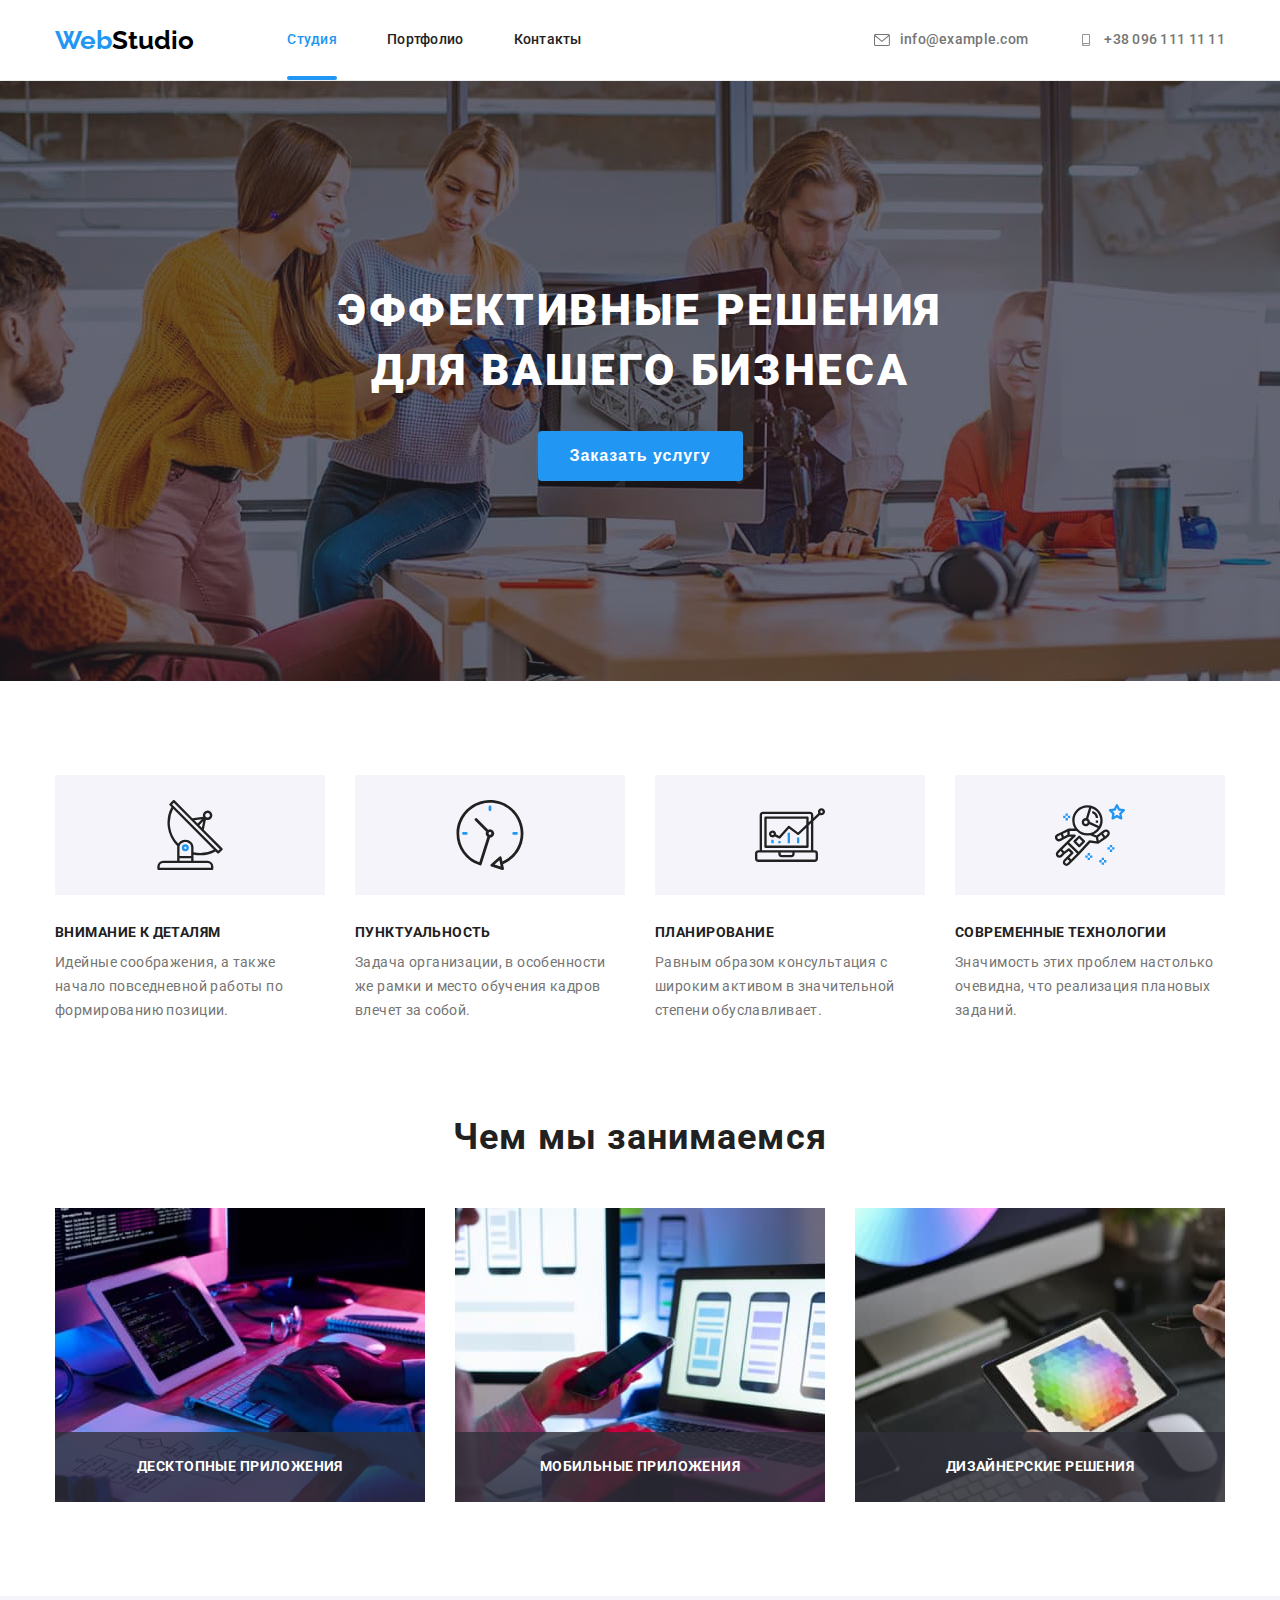
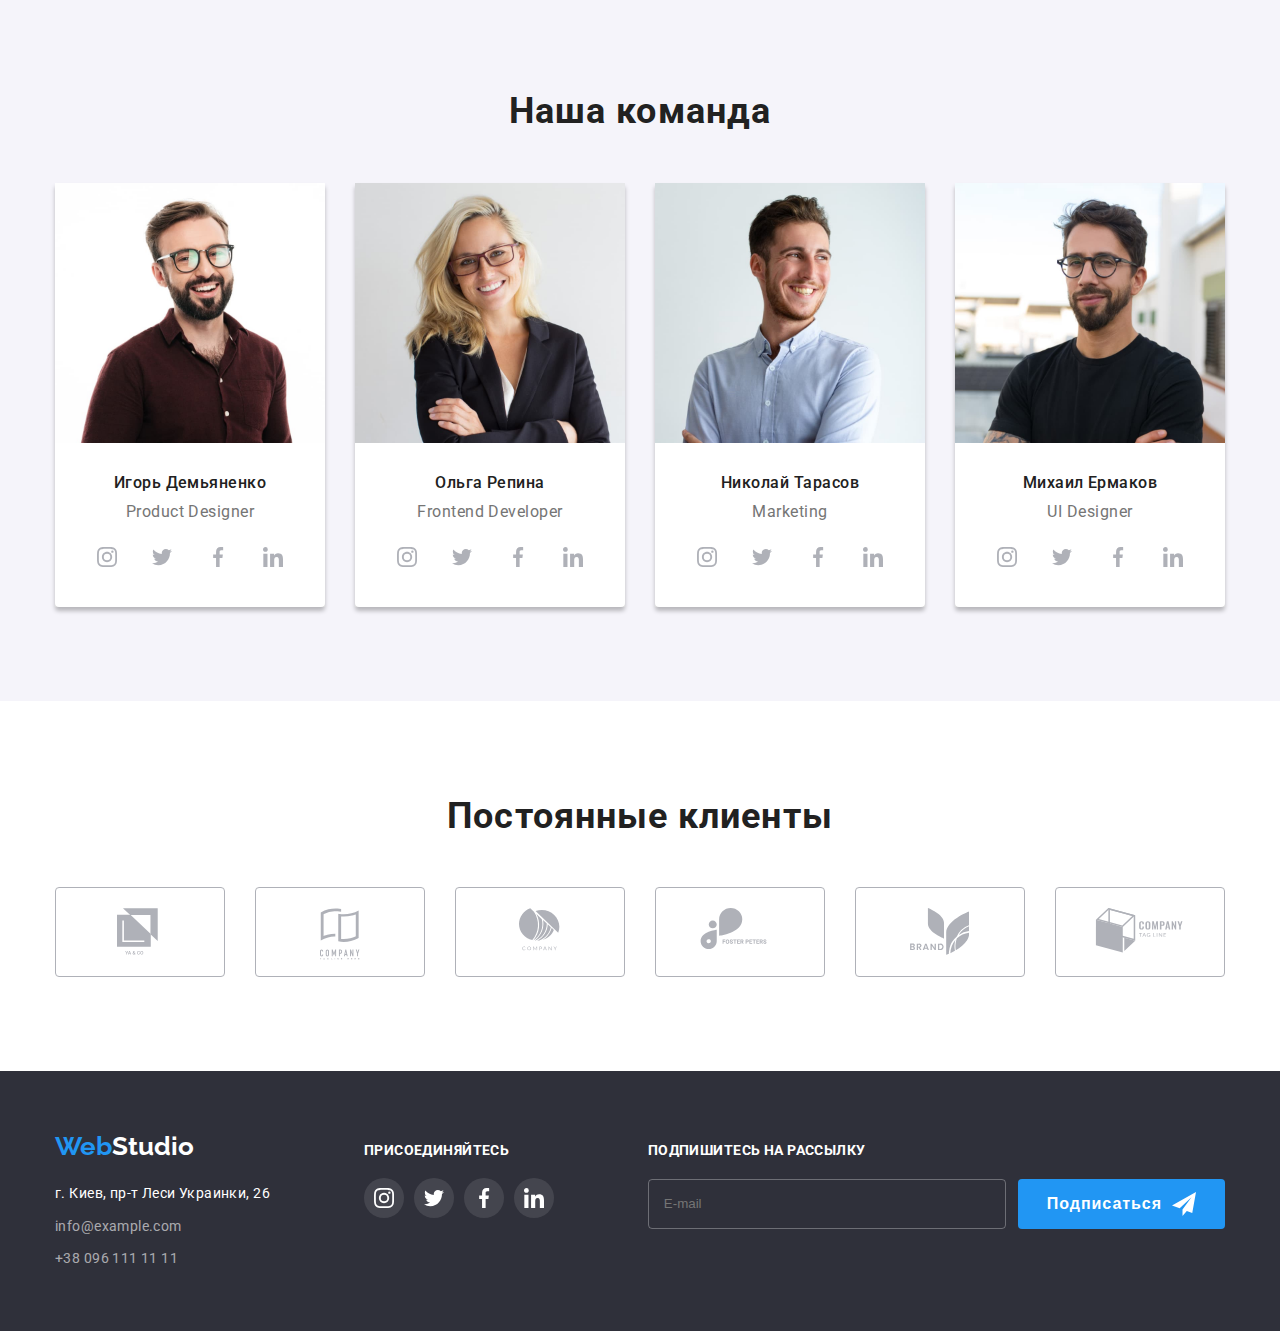
<file: index.html>
<!DOCTYPE html>
<html lang="ru">
  <head>
    <meta charset="UTF-8" />
    <meta name="viewport" content="width=device-width, initial-scale=1.0" />
    <title>Студия</title>
    <link rel="preconnect" href="https://fonts.gstatic.com" />
    <link
      href="https://fonts.googleapis.com/css2?family=Raleway:wght@700&family=Roboto:wght@400;500;700;900&display=swap"
      rel="stylesheet"
    />
    <link
      rel="stylesheet"
      href="https://cdnjs.cloudflare.com/ajax/libs/modern-normalize/1.0.0/modern-normalize.min.css"
      integrity="sha512-ISS7cAi1PEhQ8jnbJpJZMd29NlhNj4AWYyLOSp2CE/CsHxTCu+r+t0D2yoJudVrd0/8fTVPUVDzY5Tvli75u/g=="
      crossorigin="anonymous"
    />
    <link rel="stylesheet" href="./css/main.min.css" />
  </head>
  <body>
    <header class="header">
      <div class="container header__container">
        <nav class="header__nav">
          <a href="./" class="logo"
            >Web<span class="logo__dark-theme">Studio</span></a
          >
          <ul class="site-nav">
            <li class="site-nav__item">
              <a
                href="./index.html"
                class="site-nav__link site-nav__link--current"
                >Студия</a
              >
            </li>
            <li class="site-nav__item">
              <a href="./portfolio.html" class="site-nav__link">Портфолио</a>
            </li>
            <li class="site-nav__item">
              <a href="" class="site-nav__link">Контакты</a>
            </li>
          </ul>
        </nav>
        <ul class="contact-header">
          <li class="contact-header__item">
            <a href="mailto:info@example.com" class="contact-header__link">
              <svg class="contact-header__icon" width="16" height="12">
                <use href="./images/icons.svg#icon-envelope"></use>
              </svg>
              <span>info@example.com</span>
            </a>
          </li>
          <li class="contact-header__item">
            <a href="tel:380961111111" class="contact-header__link">
              <svg class="contact-header__icon" width="16" height="12">
                <use href="./images/icons.svg#icon-smartphone"></use>
              </svg>
              <span>+38 096 111 11 11</span></a
            >
          </li>
        </ul>
      </div>
    </header>
    <main>
      <!-- Герой -->
      <section class="hero">
        <h1 class="hero__title">
          Эффективные решения <br />
          для вашего бизнеса
        </h1>
        <button class="hero__button" data-modal-open>Заказать услугу</button>
      </section>

      <!-- Преимущества -->
      <section class="section section--notpadding feature">
        <div class="container">
          <h2 class="visually-hidden">Наши преимущества</h2>
          <ul class="feature__list">
            <li class="feature__item">
              <div class="feature__icon">
                <svg width="70" height="70">
                  <use href="./images/icons.svg#icon-antenna"></use>
                </svg>
              </div>
              <h3 class="feature__title">Внимание к деталям</h3>
              <p class="feature__text">
                Идейные соображения, а также начало повседневной работы по
                формированию позиции.
              </p>
            </li>
            <li class="feature__item">
              <div class="feature__icon">
                <svg width="70" height="70">
                  <use href="./images/icons.svg#icon-clock"></use>
                </svg>
              </div>
              <h3 class="feature__title">Пунктуальность</h3>
              <p class="feature__text">
                Задача организации, в особенности же рамки и место обучения
                кадров влечет за собой.
              </p>
            </li>
            <li class="feature__item">
              <div class="feature__icon">
                <svg width="70" height="70">
                  <use href="./images/icons.svg#icon-diagram"></use>
                </svg>
              </div>
              <h3 class="feature__title">Планирование</h3>
              <p class="feature__text">
                Равным образом консультация с широким активом в значительной
                степени обуславливает.
              </p>
            </li>
            <li class="feature__item">
              <div class="feature__icon">
                <svg width="70" height="70">
                  <use href="./images/icons.svg#icon-astronaut"></use>
                </svg>
              </div>
              <h3 class="feature__title">Современные технологии</h3>
              <p class="feature__text">
                Значимость этих проблем настолько очевидна, что реализация
                плановых заданий.
              </p>
            </li>
          </ul>
        </div>
      </section>

      <!-- Чем занимаемся -->
      <section class="section specialization">
        <div class="container">
          <h2 class="section__title">Чем мы занимаемся</h2>
          <ul class="specialization__list">
            <li class="specialization__item">
              <div class="specialization__thumb">
                <img
                  class="specialization__img"
                  src="./images/imgbox1.jpg"
                  alt="Декстопные приложения"
                />
                <p class="specialization__text">Десктопные приложения</p>
              </div>
            </li>
            <li class="specialization__item">
              <div class="specialization__thumb">
                <img
                  class="specialization__img"
                  src="./images/imgbox2.jpg"
                  alt="Мобильные приложения"
                />
                <p class="specialization__text">Мобильные приложения</p>
              </div>
            </li>
            <li class="specialization__item">
              <div class="specialization__thumb">
                <img
                  class="specialization__img"
                  src="./images/imgbox3.jpg"
                  alt="Дизайнерские решения"
                />
                <p class="specialization__text">Дизайнерские решения</p>
              </div>
            </li>
          </ul>
        </div>
      </section>

      <!-- Команда -->
      <section class="section team">
        <div class="container">
          <h2 class="section__title">Наша команда</h2>
          <ul class="team__list">
            <li class="team__item">
              <div class="team__thumb">
                <img src="./images/team1.jpg" alt="Первый член команды" />
                <div class="team__content">
                  <h3 class="team__title">Игорь Демьяненко</h3>
                  <p class="team__text">Product Designer</p>
                  <ul class="teamsocial">
                    <li class="teamsocial__item">
                      <a
                        href=""
                        class="teamsocial__link"
                        aria-label="instagram"
                      >
                        <svg class="teamsocial__icon">
                          <use
                            href="./images/icons.svg#icon-instagram"
                          ></use></svg
                      ></a>
                    </li>
                    <li class="teamsocial__item">
                      <a href="" class="teamsocial__link" aria-label="twitter">
                        <svg class="teamsocial__icon">
                          <use
                            href="./images/icons.svg#icon-twitter"
                          ></use></svg
                      ></a>
                    </li>
                    <li class="teamsocial__item">
                      <a href="" class="teamsocial__link" aria-label="facebook">
                        <svg class="teamsocial__icon">
                          <use
                            href="./images/icons.svg#icon-facebook"
                          ></use></svg
                      ></a>
                    </li>
                    <li class="teamsocial__item">
                      <a href="" class="teamsocial__link" aria-label="linkedin">
                        <svg class="teamsocial__icon">
                          <use
                            href="./images/icons.svg#icon-linkedin"
                          ></use></svg
                      ></a>
                    </li>
                  </ul>
                </div>
              </div>
            </li>
            <li class="team__item">
              <div class="team__thumb">
                <img src="./images/team2.jpg" alt="Второй член команды" />
                <div class="team__content">
                  <h3 class="team__title">Ольга Репина</h3>
                  <p class="team__text">Frontend Developer</p>
                  <ul class="teamsocial">
                    <li class="teamsocial__item">
                      <a
                        href=""
                        class="teamsocial__link"
                        aria-label="instagram"
                      >
                        <svg class="teamsocial__icon">
                          <use
                            href="./images/icons.svg#icon-instagram"
                          ></use></svg
                      ></a>
                    </li>
                    <li class="teamsocial__item">
                      <a href="" class="teamsocial__link" aria-label="twitter">
                        <svg class="teamsocial__icon">
                          <use
                            href="./images/icons.svg#icon-twitter"
                          ></use></svg
                      ></a>
                    </li>
                    <li class="teamsocial__item">
                      <a href="" class="teamsocial__link" aria-label="facebook">
                        <svg class="teamsocial__icon">
                          <use
                            href="./images/icons.svg#icon-facebook"
                          ></use></svg
                      ></a>
                    </li>
                    <li class="teamsocial__item">
                      <a href="" class="teamsocial__link" aria-label="linkedin">
                        <svg class="teamsocial__icon">
                          <use
                            href="./images/icons.svg#icon-linkedin"
                          ></use></svg
                      ></a>
                    </li>
                  </ul>
                </div>
              </div>
            </li>
            <li class="team__item">
              <div class="team__thumb">
                <img src="./images/team3.jpg" alt="Третий член команды" />
                <div class="team__content">
                  <h3 class="team__title">Николай Тарасов</h3>
                  <p class="team__text">Marketing</p>
                  <ul class="teamsocial">
                    <li class="teamsocial__item">
                      <a
                        href=""
                        class="teamsocial__link"
                        aria-label="instagram"
                      >
                        <svg class="teamsocial__icon">
                          <use
                            href="./images/icons.svg#icon-instagram"
                          ></use></svg
                      ></a>
                    </li>
                    <li class="teamsocial__item">
                      <a href="" class="teamsocial__link" aria-label="twitter">
                        <svg class="teamsocial__icon">
                          <use
                            href="./images/icons.svg#icon-twitter"
                          ></use></svg
                      ></a>
                    </li>
                    <li class="teamsocial__item">
                      <a href="" class="teamsocial__link" aria-label="facebook">
                        <svg class="teamsocial__icon">
                          <use
                            href="./images/icons.svg#icon-facebook"
                          ></use></svg
                      ></a>
                    </li>
                    <li class="teamsocial__item">
                      <a href="" class="teamsocial__link" aria-label="linkedin">
                        <svg class="teamsocial__icon">
                          <use
                            href="./images/icons.svg#icon-linkedin"
                          ></use></svg
                      ></a>
                    </li>
                  </ul>
                </div>
              </div>
            </li>
            <li class="team__item">
              <div class="team__thumb">
                <img src="./images/team4.jpg" alt="Четвертый член команды" />
                <div class="team__content">
                  <h3 class="team__title">Михаил Ермаков</h3>
                  <p class="team__text">UI Designer</p>
                  <ul class="teamsocial">
                    <li class="teamsocial__item">
                      <a
                        href=""
                        class="teamsocial__link"
                        aria-label="instagram"
                      >
                        <svg class="teamsocial__icon">
                          <use
                            href="./images/icons.svg#icon-instagram"
                          ></use></svg
                      ></a>
                    </li>
                    <li class="teamsocial__item">
                      <a href="" class="teamsocial__link" aria-label="twitter">
                        <svg class="teamsocial__icon">
                          <use
                            href="./images/icons.svg#icon-twitter"
                          ></use></svg
                      ></a>
                    </li>
                    <li class="teamsocial__item">
                      <a href="" class="teamsocial__link" aria-label="facebook">
                        <svg class="teamsocial__icon">
                          <use
                            href="./images/icons.svg#icon-facebook"
                          ></use></svg
                      ></a>
                    </li>
                    <li class="teamsocial__item">
                      <a href="" class="teamsocial__link" aria-label="linkedin">
                        <svg class="teamsocial__icon">
                          <use
                            href="./images/icons.svg#icon-linkedin"
                          ></use></svg
                      ></a>
                    </li>
                  </ul>
                </div>
              </div>
            </li>
          </ul>
        </div>
      </section>
      <section class="section clients">
        <div class="container">
          <h2 class="section__title">Постоянные клиенты</h2>
          <ul class="clients__list">
            <li class="clients__item">
              <a href="" class="clients__link" aria-label="Клиент 1">
                <svg class="clients__icon" width="45" height="50">
                  <use href="./images/icons.svg#icon-logo-client1"></use></svg
              ></a>
            </li>
            <li class="clients__item">
              <a href="" class="clients__link" aria-label="Клиент 2">
                <svg class="clients__icon" width="40" height="52">
                  <use href="./images/icons.svg#icon-logo-client2"></use></svg
              ></a>
            </li>
            <li class="clients__item">
              <a href="" class="clients__link" aria-label="Клиент 3">
                <svg class="clients__icon" width="41" height="43">
                  <use href="./images/icons.svg#icon-logo-client3"></use></svg
              ></a>
            </li>
            <li class="clients__item">
              <a href="" class="clients__link" aria-label="Клиент 4">
                <svg class="clients__icon" width="80" height="42">
                  <use href="./images/icons.svg#icon-logo-client4"></use></svg
              ></a>
            </li>
            <li class="clients__item">
              <a href="" class="clients__link" aria-label="Клиент 5">
                <svg class="clients__icon" width="59" height="47">
                  <use href="./images/icons.svg#icon-logo-client5"></use></svg
              ></a>
            </li>
            <li class="clients__item">
              <a href="" class="clients__link" aria-label="Клиент 6">
                <svg class="clients__icon" width="89" height="45">
                  <use href="./images/icons.svg#icon-logo-client6"></use></svg
              ></a>
            </li>
          </ul>
        </div>
      </section>
    </main>
    <footer class="footer">
      <div class="container footer__container">
        <div>
          <a href="./" class="logo footer__logo"
            >Web<span class="logo__white-theme">Studio</span></a
          >
          <address class="address">г. Киев, пр-т Леси Украинки, 26</address>
          <ul class="contact-footer__list">
            <li class="contact-footer__item"></li>
            <li class="contact-footer__item">
              <a href="mailto:info@example.com" class="contact-footer__link"
                >info@example.com</a
              >
            </li>
            <li class="contact-footer__item">
              <a href="tel:380961111111" class="contact-footer__link"
                >+38 096 111 11 11</a
              >
            </li>
          </ul>
        </div>
        <div>
          <p class="social__caption">Присоединяйтесь</p>
          <ul class="social">
            <li class="social__item">
              <a href="" class="social__link" aria-label="instagram">
                <svg class="social__icon">
                  <use href="./images/icons.svg#icon-instagram"></use></svg
              ></a>
            </li>
            <li class="social__item">
              <a href="" class="social__link" aria-label="twitter">
                <svg class="social__icon">
                  <use href="./images/icons.svg#icon-twitter"></use></svg
              ></a>
            </li>
            <li class="social__item">
              <a href="" class="social__link" aria-label="facebook">
                <svg class="social__icon">
                  <use href="./images/icons.svg#icon-facebook"></use></svg
              ></a>
            </li>
            <li class="social__item">
              <a href="" class="social__link" aria-label="linkedin">
                <svg class="social__icon">
                  <use href="./images/icons.svg#icon-linkedin"></use></svg
              ></a>
            </li>
          </ul>
        </div>
        <div class="sign">
          <p class="sign__caption">Подпишитесь на рассылку</p>
          <form class="form-sign">
            <label class="form-sign__label" for="mail"></label>
            <input
              class="form-sign__input"
              type="email"
              name="mail"
              id="mail"
              placeholder="E-mail"
            />
            <button class="form-sign__btn" type="submit">
              <span>Подписаться</span>
              <svg class="form-sign__icon">
                <use href="./images/icons.svg#icon-send"></use>
              </svg>
            </button>
          </form>
        </div>
      </div>
    </footer>
    <div class="backdrop is-hidden" data-modal>
      <div class="modal">
        <button class="close-btn" aria-label="Закрыть" data-modal-close>
          <svg class="close-btn__icon">
            <use href="./images/icons.svg#icon-close"></use>
          </svg>
        </button>
        <form class="form-modal">
          <b class="form-modal__caption"
            >Оставьте свои данные, мы вам перезвоним</b
          >
          <div class="form-modal__field">
            <label class="form-modal__label" for="user-name">Имя</label>
            <div class="form-modal__input-wrap">
              <input
                class="form-modal__input"
                type="text"
                name="name"
                id="user-name"
              />
              <svg class="form-modal__icon">
                <use href="./images/icons.svg#icon-person"></use>
              </svg>
            </div>
          </div>
          <div class="form-modal__field">
            <label class="form-modal__label" for="user-tel">Телефон</label>
            <div class="form-modal__input-wrap">
              <input
                class="form-modal__input"
                type="tel"
                name="tel"
                id="user-tel"
              />
              <svg class="form-modal__icon">
                <use href="./images/icons.svg#icon-phone"></use>
              </svg>
            </div>
          </div>
          <div class="form-modal__field">
            <label class="form-modal__label" for="user-email">Почта</label>
            <div class="form-modal__input-wrap">
              <input
                class="form-modal__input"
                type="email"
                name="email"
                id="user-email"
              />
              <svg class="form-modal__icon">
                <use href="./images/icons.svg#icon-email"></use>
              </svg>
            </div>
          </div>
          <div class="form-modal__field">
            <label class="form-modal__label" for="user-comment"
              >Комментарий</label
            >
            <textarea
              class="form-modal__textarea"
              name="comment"
              id="user-comment"
              rows="6"
              placeholder="Введите текст"
            ></textarea>
          </div>
          <div class="form-modal__policy-container">
            <label
              class="form-modal__label form-modal__label--policy"
              for="policy"
              ><input
                class="form-modal__checkbox policy-checkbox visually-hidden"
                type="checkbox"
                name="policy"
                id="policy"
              /><svg class="form-modal_check_icon" width="16" height="15">
                <use href="./images/icons.svg#icon-check"></use>
              </svg>
              <span>Соглашаюсь с рассылкой и принимаю</span>
              <a class="form-modal__link" href="">Условия договора</a>
            </label>
          </div>
          <button type="submit" class="form-modal__btn">Отправить</button>
        </form>
      </div>
    </div>
    <script src="./js/modal.js"></script>
  </body>
</html>
</file>
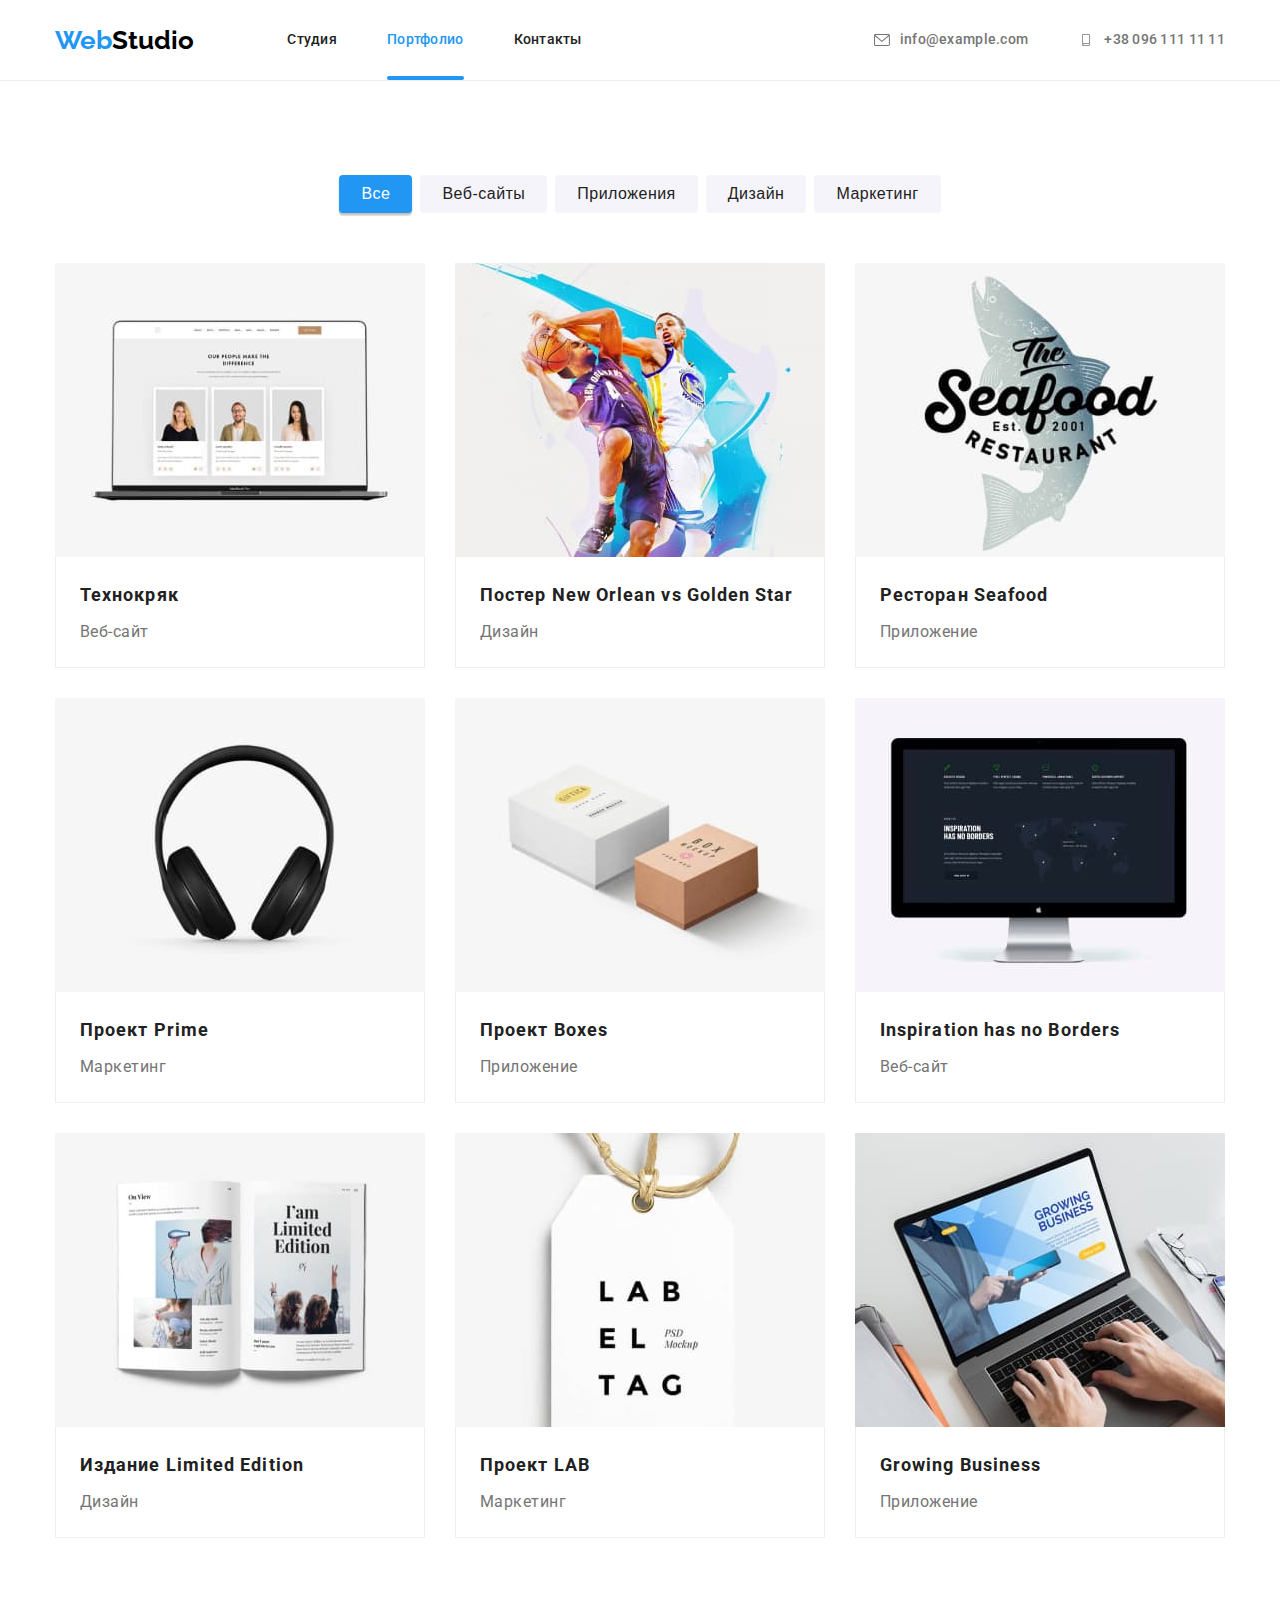
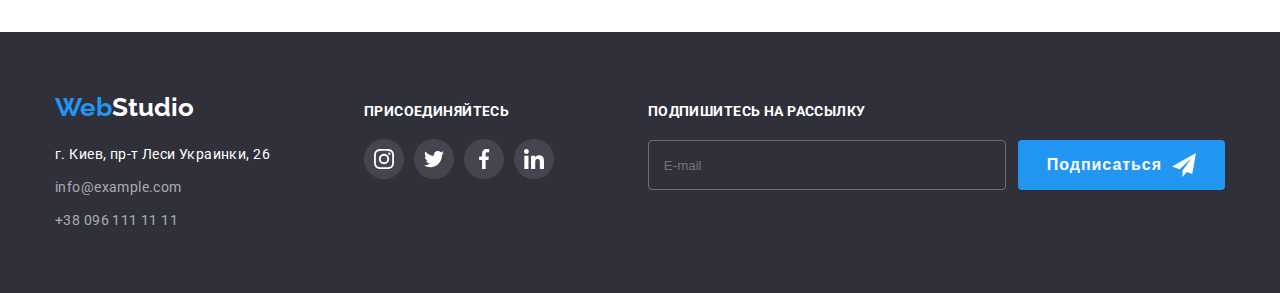
<file: portfolio.html>
<!DOCTYPE html>
<html lang="ru">
  <head>
    <meta charset="UTF-8" />
    <meta name="viewport" content="width=device-width, initial-scale=1.0" />
    <title>Портфолио</title>
    <link rel="preconnect" href="https://fonts.gstatic.com" />
    <link
      href="https://fonts.googleapis.com/css2?family=Raleway:wght@700&family=Roboto:wght@400;500;700;900&display=swap"
      rel="stylesheet"
    />
    <link
      rel="stylesheet"
      href="https://cdnjs.cloudflare.com/ajax/libs/modern-normalize/1.0.0/modern-normalize.min.css"
      integrity="sha512-ISS7cAi1PEhQ8jnbJpJZMd29NlhNj4AWYyLOSp2CE/CsHxTCu+r+t0D2yoJudVrd0/8fTVPUVDzY5Tvli75u/g=="
      crossorigin="anonymous"
    />
    <link rel="stylesheet" href="./css/main.min.css" />
  </head>
  <body>
    <header class="header">
      <div class="container header__container">
        <nav class="header__nav">
          <a href="./" class="logo"
            >Web<span class="logo__dark-theme">Studio</span></a
          >
          <ul class="site-nav">
            <li class="site-nav__item">
              <a href="./index.html" class="site-nav__link">Студия</a>
            </li>
            <li class="site-nav__item">
              <a
                href="./portfolio.html"
                class="site-nav__link site-nav__link--current"
                >Портфолио</a
              >
            </li>
            <li class="site-nav__item">
              <a href="" class="site-nav__link">Контакты</a>
            </li>
          </ul>
        </nav>
        <ul class="contact-header">
          <li class="contact-header__item">
            <a href="mailto:info@example.com" class="contact-header__link">
              <svg class="contact-header__icon" width="16" height="12">
                <use href="./images/icons.svg#icon-envelope"></use>
              </svg>
              <span>info@example.com</span>
            </a>
          </li>
          <li class="contact-header__item">
            <a href="tel:380961111111" class="contact-header__link">
              <svg class="contact-header__icon" width="16" height="12">
                <use href="./images/icons.svg#icon-smartphone"></use>
              </svg>
              <span>+38 096 111 11 11</span></a
            >
          </li>
        </ul>
      </div>
    </header>
    <main>
      <section class="section">
        <div class="container">
          <h1 class="visually-hidden">Портфолио</h1>
          <ul class="projectfilter">
            <li class="projectfilter__item">
              <button class="projectfilter__btn projectfilter__btn--current">
                Все
              </button>
            </li>
            <li class="projectfilter__item">
              <button class="projectfilter__btn">Веб-сайты</button>
            </li>
            <li class="projectfilter__item">
              <button class="projectfilter__btn">Приложения</button>
            </li>
            <li class="projectfilter__item">
              <button class="projectfilter__btn">Дизайн</button>
            </li>
            <li class="projectfilter__item">
              <button class="projectfilter__btn">Маркетинг</button>
            </li>
          </ul>
          <ul class="portfolio">
            <li class="portfolio__item">
              <a href="" class="portfolio__link">
                <div class="project">
                  <img
                    class="project__image"
                    src="./images/img_portfolio1.jpg"
                    alt="Проэкт 1"
                  />
                  <div class="project__content">
                    <p class="project__meta">
                      Технокряк это современная площадка распространения
                      коронавируса. Компании используют эту платформу для
                      цифрового шпионажа и атак на защищённые сервера
                      конкурентов.
                    </p>
                  </div>
                </div>
                <div class="portfolio__content">
                  <h2 class="portfolio__title">Технокряк</h2>
                  <p class="portfolio__text">Веб-сайт</p>
                </div></a
              >
            </li>
            <li class="portfolio__item">
              <a href="" class="portfolio__link">
                <div class="project">
                  <img
                    class="project__image"
                    src="./images/img_portfolio2.jpg"
                    alt="Проэкт 2"
                  />
                  <div class="project__content">
                    <p class="project__meta">
                      Технокряк это современная площадка распространения
                      коронавируса. Компании используют эту платформу для
                      цифрового шпионажа и атак на защищённые сервера
                      конкурентов.
                    </p>
                  </div>
                </div>
                <div class="portfolio__content">
                  <h2 class="portfolio__title">
                    Постер New Orlean vs Golden Star
                  </h2>
                  <p class="portfolio__text">Дизайн</p>
                </div></a
              >
            </li>
            <li class="portfolio__item">
              <a href="" class="portfolio__link">
                <div class="project">
                  <img
                    class="project__image"
                    src="./images/img_portfolio3.jpg"
                    alt="Проэкт 3"
                  />
                  <div class="project__content">
                    <p class="project__meta">
                      Технокряк это современная площадка распространения
                      коронавируса. Компании используют эту платформу для
                      цифрового шпионажа и атак на защищённые сервера
                      конкурентов.
                    </p>
                  </div>
                </div>
                <div class="portfolio__content">
                  <h2 class="portfolio__title">Ресторан Seafood</h2>
                  <p class="portfolio__text">Приложение</p>
                </div></a
              >
            </li>
            <li class="portfolio__item">
              <a href="" class="portfolio__link">
                <div class="project">
                  <img
                    class="project__image"
                    src="./images/img_portfolio4.jpg"
                    alt="Проэкт 4"
                  />
                  <div class="project__content">
                    <p class="project__meta">
                      Технокряк это современная площадка распространения
                      коронавируса. Компании используют эту платформу для
                      цифрового шпионажа и атак на защищённые сервера
                      конкурентов.
                    </p>
                  </div>
                </div>
                <div class="portfolio__content">
                  <h2 class="portfolio__title">Проект Prime</h2>
                  <p class="portfolio__text">Маркетинг</p>
                </div></a
              >
            </li>
            <li class="portfolio__item">
              <a href="" class="portfolio__link">
                <div class="project">
                  <img
                    class="project__image"
                    src="./images/img_portfolio5.jpg"
                    alt="Проэкт 5"
                  />
                  <div class="project__content">
                    <p class="project__meta">
                      Технокряк это современная площадка распространения
                      коронавируса. Компании используют эту платформу для
                      цифрового шпионажа и атак на защищённые сервера
                      конкурентов.
                    </p>
                  </div>
                </div>
                <div class="portfolio__content">
                  <h2 class="portfolio__title">Проект Boxes</h2>
                  <p class="portfolio__text">Приложение</p>
                </div></a
              >
            </li>
            <li class="portfolio__item">
              <a href="" class="portfolio__link">
                <div class="project">
                  <img
                    class="project__image"
                    src="./images/img_portfolio6.jpg"
                    alt="Проэкт 6"
                  />
                  <div class="project__content">
                    <p class="project__meta">
                      Технокряк это современная площадка распространения
                      коронавируса. Компании используют эту платформу для
                      цифрового шпионажа и атак на защищённые сервера
                      конкурентов.
                    </p>
                  </div>
                </div>
                <div class="portfolio__content">
                  <h2 class="portfolio__title">Inspiration has no Borders</h2>
                  <p class="portfolio__text">Веб-сайт</p>
                </div></a
              >
            </li>
            <li class="portfolio__item">
              <a href="" class="portfolio__link">
                <div class="project">
                  <img
                    class="project__image"
                    src="./images/img_portfolio7.jpg"
                    alt="Проэкт 7"
                  />
                  <div class="project__content">
                    <p class="project__meta">
                      Технокряк это современная площадка распространения
                      коронавируса. Компании используют эту платформу для
                      цифрового шпионажа и атак на защищённые сервера
                      конкурентов.
                    </p>
                  </div>
                </div>
                <div class="portfolio__content">
                  <h2 class="portfolio__title">Издание Limited Edition</h2>
                  <p class="portfolio__text">Дизайн</p>
                </div></a
              >
            </li>
            <li class="portfolio__item">
              <a href="" class="portfolio__link">
                <div class="project">
                  <img
                    class="project__image"
                    src="./images/img_portfolio8.jpg"
                    alt="Проэкт 8"
                  />
                  <div class="project__content">
                    <p class="project__meta">
                      Технокряк это современная площадка распространения
                      коронавируса. Компании используют эту платформу для
                      цифрового шпионажа и атак на защищённые сервера
                      конкурентов.
                    </p>
                  </div>
                </div>
                <div class="portfolio__content">
                  <h2 class="portfolio__title">Проект LAB</h2>
                  <p class="portfolio__text">Маркетинг</p>
                </div></a
              >
            </li>
            <li class="portfolio__item">
              <a href="" class="portfolio__link">
                <div class="project">
                  <img
                    class="project__image"
                    src="./images/img_portfolio9.jpg"
                    alt="Проэкт 9"
                  />
                  <div class="project__content">
                    <p class="project__meta">
                      Технокряк это современная площадка распространения
                      коронавируса. Компании используют эту платформу для
                      цифрового шпионажа и атак на защищённые сервера
                      конкурентов.
                    </p>
                  </div>
                </div>
                <div class="portfolio__content">
                  <h2 class="portfolio__title">Growing Business</h2>
                  <p class="portfolio__text">Приложение</p>
                </div></a
              >
            </li>
          </ul>
        </div>
      </section>
    </main>
    <footer class="footer">
      <div class="container footer__container">
        <div>
          <a href="./" class="logo footer__logo"
            >Web<span class="logo__white-theme">Studio</span></a
          >
          <address class="address">г. Киев, пр-т Леси Украинки, 26</address>
          <ul class="contact-footer__list">
            <li class="contact-footer__item"></li>
            <li class="contact-footer__item">
              <a href="mailto:info@example.com" class="contact-footer__link"
                >info@example.com</a
              >
            </li>
            <li class="contact-footer__item">
              <a href="tel:380961111111" class="contact-footer__link"
                >+38 096 111 11 11</a
              >
            </li>
          </ul>
        </div>
        <div>
          <p class="social__caption">Присоединяйтесь</p>
          <ul class="social">
            <li class="social__item">
              <a href="" class="social__link" aria-label="instagram">
                <svg class="social__icon">
                  <use href="./images/icons.svg#icon-instagram"></use></svg
              ></a>
            </li>
            <li class="social__item">
              <a href="" class="social__link" aria-label="twitter">
                <svg class="social__icon">
                  <use href="./images/icons.svg#icon-twitter"></use></svg
              ></a>
            </li>
            <li class="social__item">
              <a href="" class="social__link" aria-label="facebook">
                <svg class="social__icon">
                  <use href="./images/icons.svg#icon-facebook"></use></svg
              ></a>
            </li>
            <li class="social__item">
              <a href="" class="social__link" aria-label="linkedin">
                <svg class="social__icon">
                  <use href="./images/icons.svg#icon-linkedin"></use></svg
              ></a>
            </li>
          </ul>
        </div>
        <div class="sign">
          <p class="sign__caption">Подпишитесь на рассылку</p>
          <form class="form-sign">
            <label class="form-sign__label" for="mail"></label>
            <input
              class="form-sign__input"
              type="email"
              name="mail"
              id="mail"
              placeholder="E-mail"
            />
            <button class="form-sign__btn" type="submit">
              <span>Подписаться</span>
              <svg class="form-sign__icon">
                <use href="./images/icons.svg#icon-send"></use>
              </svg>
            </button>
          </form>
        </div>
      </div>
    </footer>
  </body>
</html>
</file>
<file: css/main.min.css>
.clients__icon,.contact-header__icon,.social__icon,.teamsocial__icon,.close-btn__icon,.form-modal__icon,.form-sign__icon{fill:currentColor;-webkit-transition:fill 250ms cubic-bezier(0.4, 0, 0.2, 1);transition:fill 250ms cubic-bezier(0.4, 0, 0.2, 1)}.portfolio__link,.site-nav__link,.contact-header__link,.contact-footer__link,.social__link,.teamsocial__link,.form-modal__link{text-decoration:none}.hero__button,.projectfilter__btn,.form-modal__btn,.form-sign__btn{display:-webkit-inline-box;display:-ms-inline-flexbox;display:inline-flex;padding:10px 32px;font-weight:700;font-size:16px;line-height:1.88;text-align:center;letter-spacing:0.06em;text-decoration:none;outline:none;background-color:#2196f3;color:#fff;border:0;border-radius:4px}.hero__button:hover,.projectfilter__btn:hover,.form-modal__btn:hover,.form-sign__btn:hover{cursor:pointer}.form-modal__input,.form-modal__textarea{width:100%;padding:12px 42px;border:1px solid rgba(33,33,33,0.2);border-radius:4px}.site-nav__link,.contact-header__link{display:block;padding-top:32px;padding-bottom:32px;font-weight:500;line-height:1.14;letter-spacing:0.02em;color:#212121;-webkit-transition:color 250ms cubic-bezier(0.4, 0, 0.2, 1);transition:color 250ms cubic-bezier(0.4, 0, 0.2, 1)}html{-webkit-box-sizing:border-box;box-sizing:border-box}*,*::before,*::after{-webkit-box-sizing:inherit;box-sizing:inherit}body{margin:0;font-family:"Roboto",sans-serif;font-size:14px;letter-spacing:0.03em;color:#757575}img{display:block;max-width:100%;height:auto}P,h1,h2,h3,ul{padding:0;margin:0;list-style:none}.visually-hidden{position:absolute;width:1px;height:1px;margin:-1px;border:0;padding:0;white-space:nowrap;-webkit-clip-path:inset(100%);clip-path:inset(100%);clip:rect(0 0 0 0);overflow:hidden}.container{max-width:1200px;margin-left:auto;margin-right:auto;padding-left:15px;padding-right:15px}.section{margin:0 auto;padding:94px 0}.section--notpadding{padding-bottom:0}.section__title{margin-top:0;font-weight:700;font-size:36px;line-height:1.17;text-align:center;letter-spacing:0.03em;color:#212121;margin-bottom:50px}.hero{padding-top:200px;padding-bottom:200px;min-height:600px;max-width:1600px;margin:0 auto;background-color:#C4C4C4;background-image:-webkit-gradient(linear, left top, right top, from(rgba(47,48,58,0.4)), to(rgba(47,48,58,0.4))),url("../images/bg_hero.jpg");background-image:linear-gradient(to right, rgba(47,48,58,0.4), rgba(47,48,58,0.4)),url("../images/bg_hero.jpg");background-repeat:no-repeat;background-size:cover;background-position:center;text-align:center}.hero__title{margin:0px auto 30px;font-weight:900;font-size:44px;line-height:1.36;letter-spacing:0.06em;text-transform:uppercase;color:#fff}.hero__button:hover{cursor:pointer}.feature__list{display:-webkit-box;display:-ms-flexbox;display:flex;-ms-flex-wrap:wrap;flex-wrap:wrap;margin:-15px}.feature__item{-ms-flex-preferred-size:calc(100% / 4 - 30px);flex-basis:calc(100% / 4 - 30px);margin:15px}.feature__icon{display:-webkit-box;display:-ms-flexbox;display:flex;-webkit-box-align:center;-ms-flex-align:center;align-items:center;-webkit-box-pack:center;-ms-flex-pack:center;justify-content:center;height:120px;margin-bottom:30px;background-color:#f5f4fa}.feature__title{margin-top:0;margin-bottom:0;font-weight:700;font-size:14px;line-height:1.14;text-transform:uppercase;color:#212121}.feature__text{margin-top:10px;margin-bottom:0;font-weight:400;font-size:14px;line-height:1.7;letter-spacing:0.03em;color:#757575}.specialization__list{display:-webkit-box;display:-ms-flexbox;display:flex;-ms-flex-wrap:wrap;flex-wrap:wrap;margin:-15px}.specialization__item{-ms-flex-preferred-size:calc(100% / 3 - 30px);flex-basis:calc(100% / 3 - 30px);margin:15px}.specialization__thumb{position:relative}.specialization__text{position:absolute;left:0;bottom:0;display:-webkit-box;display:-ms-flexbox;display:flex;-webkit-box-align:center;-ms-flex-align:center;align-items:center;-webkit-box-pack:center;-ms-flex-pack:center;justify-content:center;height:70px;width:100%;padding:0;margin:0;font-weight:700;font-size:14px;line-height:1.14;letter-spacing:0.03em;text-transform:uppercase;color:#fff;background-color:rgba(47,48,58,0.8)}.team__list{display:-webkit-box;display:-ms-flexbox;display:flex;-ms-flex-wrap:wrap;flex-wrap:wrap;margin:-15px}.team__item{-ms-flex-preferred-size:calc(100% / 4 - 30px);flex-basis:calc(100% / 4 - 30px);margin:15px;background-color:#fff}.team{padding-top:94px;padding-bottom:94px;background-color:#f5f4fa;text-align:center}.team__thumb{border-radius:0px 0px 4px 4px;-webkit-box-shadow:0px 4px 4px rgba(0,0,0,0.25);box-shadow:0px 4px 4px rgba(0,0,0,0.25)}.team__content{padding:30px 32px 30px 32px}.team__title{font-weight:500;font-size:16px;line-height:1.19;letter-spacing:0.03em;color:#212121}.team__text{margin-bottom:16px;margin-top:10px;font-weight:400;font-size:16px;line-height:1.19;letter-spacing:0.03em;color:#757575}.clients__list{display:-webkit-box;display:-ms-flexbox;display:flex;-ms-flex-wrap:wrap;flex-wrap:wrap;margin:-15px}.clients__item{-ms-flex-preferred-size:calc(100% / 6 - 30px);flex-basis:calc(100% / 6 - 30px);margin:15px}.clients__link{display:-webkit-box;display:-ms-flexbox;display:flex;-webkit-box-align:start;-ms-flex-align:start;align-items:flex-start;-webkit-box-pack:center;-ms-flex-pack:center;justify-content:center;padding-top:20px;border:1px solid #AFB1B8;border-radius:4px;min-height:90px;color:#afb1b8;-webkit-transition:color 250ms cubic-bezier(0.4, 0, 0.2, 1);transition:color 250ms cubic-bezier(0.4, 0, 0.2, 1);-webkit-transition:border-color 250ms cubic-bezier(0.4, 0, 0.2, 1);transition:border-color 250ms cubic-bezier(0.4, 0, 0.2, 1)}.clients__link:hover,.clients__link:focus{color:#2196f3;border-color:#2196f3}.projectfilter{display:-webkit-box;display:-ms-flexbox;display:flex;-webkit-box-align:center;-ms-flex-align:center;align-items:center;-webkit-box-pack:center;-ms-flex-pack:center;justify-content:center;-ms-flex-wrap:wrap;flex-wrap:wrap;margin-bottom:50px}.projectfilter__item:not(:first-child){margin-left:8px}.projectfilter__btn{padding:6px 22px;font-weight:500;font-size:16px;line-height:1.62;letter-spacing:0.03em;color:#212121;background-color:#f5f4fa;-webkit-transition:color 250ms cubic-bezier(0.4, 0, 0.2, 1);transition:color 250ms cubic-bezier(0.4, 0, 0.2, 1);-webkit-transition:background-color 250ms cubic-bezier(0.4, 0, 0.2, 1);transition:background-color 250ms cubic-bezier(0.4, 0, 0.2, 1);-webkit-transition:-webkit-box-shadow 250ms cubic-bezier(0.4, 0, 0.2, 1);transition:-webkit-box-shadow 250ms cubic-bezier(0.4, 0, 0.2, 1);transition:box-shadow 250ms cubic-bezier(0.4, 0, 0.2, 1);transition:box-shadow 250ms cubic-bezier(0.4, 0, 0.2, 1), -webkit-box-shadow 250ms cubic-bezier(0.4, 0, 0.2, 1)}.projectfilter__btn:hover,.projectfilter__btn:focus,.projectfilter__btn--current{background-color:#2196f3;color:#fff;-webkit-box-shadow:0px 3px 1px rgba(0,0,0,0.1),0px 1px 2px rgba(0,0,0,0.08),0px 2px 2px rgba(0,0,0,0.12);box-shadow:0px 3px 1px rgba(0,0,0,0.1),0px 1px 2px rgba(0,0,0,0.08),0px 2px 2px rgba(0,0,0,0.12)}.portfolio{display:-webkit-box;display:-ms-flexbox;display:flex;-ms-flex-wrap:wrap;flex-wrap:wrap;margin:-15px;-webkit-box-align:start;-ms-flex-align:start;align-items:start}.portfolio__item{-ms-flex-preferred-size:calc(100% / 3 - 30px);flex-basis:calc(100% / 3 - 30px);margin:15px}.portfolio__link{display:block;cursor:pointer;outline:none;-webkit-transition:-webkit-box-shadow 250ms cubic-bezier(0.4, 0, 0.2, 1);transition:-webkit-box-shadow 250ms cubic-bezier(0.4, 0, 0.2, 1);transition:box-shadow 250ms cubic-bezier(0.4, 0, 0.2, 1);transition:box-shadow 250ms cubic-bezier(0.4, 0, 0.2, 1), -webkit-box-shadow 250ms cubic-bezier(0.4, 0, 0.2, 1)}.portfolio__link:hover,.portfolio__link:focus{-webkit-box-shadow:0px 1px 1px rgba(0,0,0,0.12),0px 4px 4px rgba(0,0,0,0.06),1px 4px 6px rgba(0,0,0,0.16);box-shadow:0px 1px 1px rgba(0,0,0,0.12),0px 4px 4px rgba(0,0,0,0.06),1px 4px 6px rgba(0,0,0,0.16)}.portfolio__content{padding:20px 24px 20px 24px;border-left:1px #eeeeee solid;border-right:1px #eeeeee solid;border-bottom:1px #eeeeee solid}.portfolio__title{margin:0 0 4px 0;font-weight:700;font-size:18px;line-height:2;letter-spacing:0.06em;color:#212121}.portfolio__text{font-weight:400;font-size:16px;line-height:1.88;letter-spacing:0.03em;color:#757575}.project{position:relative;overflow:hidden}.project__image{width:100%;height:100%;-o-object-fit:cover;object-fit:cover}.project__content{position:absolute;left:0;top:0;height:100%;width:100%;background-color:rgba(33,150,243,0.9);-webkit-transform:translateY(100%);transform:translateY(100%);-webkit-transition:-webkit-transform 250ms cubic-bezier(0.4, 0, 0.2, 1);transition:-webkit-transform 250ms cubic-bezier(0.4, 0, 0.2, 1);transition:transform 250ms cubic-bezier(0.4, 0, 0.2, 1);transition:transform 250ms cubic-bezier(0.4, 0, 0.2, 1), -webkit-transform 250ms cubic-bezier(0.4, 0, 0.2, 1)}.portfolio__link:hover .project__content,.portfolio__link:focus .project__content{-webkit-transform:translateX(0);transform:translateX(0)}.project__meta{padding:63px 24px;margin:0;font-size:18px;line-height:1.56;font-weight:400;letter-spacing:0.03em;color:#fff}.logo{display:block;font-weight:700;font-size:26px;font-family:"Raleway",sans-serif;line-height:1.19;letter-spacing:0.03px;color:#2196f3;text-decoration:none;outline:none}.logo__white-theme{color:#fff}.logo__dark-theme{color:#000000}.footer__logo{margin-bottom:20px}.site-nav{display:-webkit-box;display:-ms-flexbox;display:flex;margin-left:93px}.site-nav__item:not(:first-child){margin-left:50px}.site-nav__link{position:relative;-webkit-transition:color 250ms cubic-bezier(0.4, 0, 0.2, 1);transition:color 250ms cubic-bezier(0.4, 0, 0.2, 1)}.site-nav__link:hover,.site-nav__link:focus{color:#2196f3}.site-nav__link--current{color:#2196f3}.site-nav__link--current::after{left:0;position:absolute;bottom:0;content:'';display:block;width:100%;height:4px;border-radius:2px;background-color:#2196f3}.contact-header{display:-webkit-box;display:-ms-flexbox;display:flex}.contact-header__item:not(:last-child){margin-right:50px}.contact-header__link{display:-webkit-box;display:-ms-flexbox;display:flex;-webkit-box-align:center;-ms-flex-align:center;align-items:center;-webkit-box-pack:start;-ms-flex-pack:start;justify-content:flex-start;color:#757575;-webkit-transition:bcolor 250ms cubic-bezier(0.4, 0, 0.2, 1);transition:bcolor 250ms cubic-bezier(0.4, 0, 0.2, 1)}.contact-header__link:hover,.contact-header__link:focus{color:#2196f3}.contact-header__icon{margin-right:10px}.contact-footer__item:not(:first-child){margin-top:9px}.contact-footer__link{font-style:normal;font-size:14px;line-height:1.71;letter-spacing:0.03em;color:rgba(255,255,255,0.6)}.contact-footer__link:focus{color:#fff}.social__caption{display:block;margin-top:0;margin-bottom:20px;font-weight:bold;line-height:16px;letter-spacing:0.03em;text-transform:uppercase;color:#fff}.social{display:-webkit-box;display:-ms-flexbox;display:flex;-webkit-box-align:center;-ms-flex-align:center;align-items:center;-webkit-box-pack:justify;-ms-flex-pack:justify;justify-content:space-between}.social__item:not(:first-child){margin-left:10px}.social__link{display:-webkit-box;display:-ms-flexbox;display:flex;-webkit-box-align:center;-ms-flex-align:center;align-items:center;-webkit-box-pack:center;-ms-flex-pack:center;justify-content:center;height:40px;width:40px;border-radius:50%;color:#fff;background-color:rgba(255,255,255,0.1);-webkit-transition:background-color 250ms cubic-bezier(0.4, 0, 0.2, 1);transition:background-color 250ms cubic-bezier(0.4, 0, 0.2, 1);-webkit-transition:color 250ms cubic-bezier(0.4, 0, 0.2, 1);transition:color 250ms cubic-bezier(0.4, 0, 0.2, 1);-webkit-transition:-webkit-box-shadow 250ms cubic-bezier(0.4, 0, 0.2, 1);transition:-webkit-box-shadow 250ms cubic-bezier(0.4, 0, 0.2, 1);transition:box-shadow 250ms cubic-bezier(0.4, 0, 0.2, 1);transition:box-shadow 250ms cubic-bezier(0.4, 0, 0.2, 1), -webkit-box-shadow 250ms cubic-bezier(0.4, 0, 0.2, 1)}.social__link:hover,.social__link:focus{background-color:#2196f3}.social__icon{height:20px;width:20px}.teamsocial{display:-webkit-box;display:-ms-flexbox;display:flex;-webkit-box-align:center;-ms-flex-align:center;align-items:center;-webkit-box-pack:justify;-ms-flex-pack:justify;justify-content:space-between}.teamsocial__link{display:-webkit-box;display:-ms-flexbox;display:flex;-webkit-box-align:center;-ms-flex-align:center;align-items:center;-webkit-box-pack:center;-ms-flex-pack:center;justify-content:center;height:40px;width:40px;border-radius:50%;color:#afb1b8;-webkit-transition:background-color 250ms cubic-bezier(0.4, 0, 0.2, 1);transition:background-color 250ms cubic-bezier(0.4, 0, 0.2, 1);-webkit-transition:color 250ms cubic-bezier(0.4, 0, 0.2, 1);transition:color 250ms cubic-bezier(0.4, 0, 0.2, 1)}.teamsocial__link:hover,.teamsocial__link:focus{color:#fff;background-color:#2196f3}.teamsocial__icon{height:20px;width:20px}.backdrop{position:fixed;left:0;top:0;width:100%;height:100%;background-color:rgba(0,0,0,0.2);opacity:1;-webkit-transition:opacity 250ms cubic-bezier(0.4, 0, 0.2, 1);transition:opacity 250ms cubic-bezier(0.4, 0, 0.2, 1)}.modal{position:absolute;z-index:1000;top:50%;left:50%;max-width:528px;max-height:581px;margin:0 auto;padding:40px;background-color:#fff;-webkit-box-shadow:0px 1px 3px rgba(0,0,0,0.12),0px 1px 1px rgba(0,0,0,0.14),0px 2px 1px rgba(0,0,0,0.2);box-shadow:0px 1px 3px rgba(0,0,0,0.12),0px 1px 1px rgba(0,0,0,0.14),0px 2px 1px rgba(0,0,0,0.2);border-radius:4px;-webkit-transform:translate(-50%, -50%) scale(1);transform:translate(-50%, -50%) scale(1);-webkit-transition:-webkit-transform 250ms cubic-bezier(0.4, 0, 0.2, 1);transition:-webkit-transform 250ms cubic-bezier(0.4, 0, 0.2, 1);transition:transform 250ms cubic-bezier(0.4, 0, 0.2, 1);transition:transform 250ms cubic-bezier(0.4, 0, 0.2, 1), -webkit-transform 250ms cubic-bezier(0.4, 0, 0.2, 1)}.close-btn{position:absolute;top:8px;right:8px;display:-webkit-inline-box;display:-ms-inline-flexbox;display:inline-flex;-webkit-box-align:center;-ms-flex-align:center;align-items:center;-webkit-box-pack:center;-ms-flex-pack:center;justify-content:center;height:30px;width:30px;padding:0;margin:0;border-radius:50%;border:1px solid rgba(0,0,0,0.1);background-color:#fff;cursor:pointer;-webkit-transition:color 250ms cubic-bezier(0.4, 0, 0.2, 1);transition:color 250ms cubic-bezier(0.4, 0, 0.2, 1)}.close-btn:hover{color:#2196f3}.close-btn__icon{height:11px;width:11px}.backdrop.is-hidden{visibility:hidden;opacity:0;pointer-events:none}.backdrop.is-hidden .modal{-webkit-transform:translate(-50%, -50%) scale(1.1);transform:translate(-50%, -50%) scale(1.1)}.form-modal{font-weight:400;font-size:12px;line-height:1.17;letter-spacing:0.01em;color:#757575}.form-modal__input-wrap{position:relative}.form-modal__caption{display:block;margin-bottom:12px;font-weight:700;font-size:20px;line-height:1.15;letter-spacing:0.03em;text-align:center;color:#212121}.form-modal__field{display:-webkit-box;display:-ms-flexbox;display:flex;-webkit-box-orient:vertical;-webkit-box-direction:normal;-ms-flex-direction:column;flex-direction:column;margin-bottom:10px}.form-modal__icon{position:absolute;top:50%;left:11px;-webkit-transform:translateY(-50%);transform:translateY(-50%);width:18px;height:18px;fill:#212121;-webkit-transition:fill 250ms cubic-bezier(0.4, 0, 0.2, 1);transition:fill 250ms cubic-bezier(0.4, 0, 0.2, 1)}.form-modal__input:focus+.form-modal__icon{fill:#2196f3}.form-modal__label{margin-bottom:4px}.form-modal__input{-webkit-transition:border 250ms cubic-bezier(0.4, 0, 0.2, 1);transition:border 250ms cubic-bezier(0.4, 0, 0.2, 1)}.form-modal__input:focus{border:1px solid #2196f3;outline:none}.form-modal__textarea:focus{border:1px solid #2196f3;outline:none}.form-modal__textarea{padding:12px 16px;height:120px;resize:none;margin-bottom:10px;font-size:14px;letter-spacing:0.01em}.form-modal__textarea::-webkit-input-placeholder{color:rgba(117,117,117,0.5)}.form-modal__textarea:-ms-input-placeholder{color:rgba(117,117,117,0.5)}.form-modal__textarea::-ms-input-placeholder{color:rgba(117,117,117,0.5)}.form-modal__textarea::placeholder{color:rgba(117,117,117,0.5)}.form-modal__btn{display:block;padding:10px 55px 10px 56px;-webkit-box-shadow:0px 4px 4px rgba(0,0,0,0.25);box-shadow:0px 4px 4px rgba(0,0,0,0.25);margin:0 auto}.form-modal__policy-container{display:-webkit-box;display:-ms-flexbox;display:flex;-webkit-box-align:center;-ms-flex-align:center;align-items:center;-webkit-box-pack:center;-ms-flex-pack:center;justify-content:center;margin-bottom:30px;font-size:14px;line-height:1.71}.form-modal__label--policy{display:-webkit-box;display:-ms-flexbox;display:flex;-webkit-box-align:baseline;-ms-flex-align:baseline;align-items:baseline;cursor:pointer;font-size:14px;line-height:1.714;letter-spacing:0.03em}.form-modal__link{margin-left:3px;font-weight:400;letter-spacing:0.03em;color:#2196f3;text-decoration:underline}.form-modal_check_icon{margin-right:7px;border:2px solid #2a2a2a;border-radius:2px;fill:#fff;-webkit-transform:translateY(15%);transform:translateY(15%);-webkit-transition:background-color 250ms cubic-bezier(0.4, 0, 0.2, 1);transition:background-color 250ms cubic-bezier(0.4, 0, 0.2, 1)}.form-modal__checkbox:checked+*.form-modal_check_icon{border:none;background-color:#2196f3}.header{margin:0 auto;border-bottom:1px #ECECEC solid;background-color:#ffffff}.header__container{display:-webkit-box;display:-ms-flexbox;display:flex;-webkit-box-align:center;-ms-flex-align:center;align-items:center;-webkit-box-pack:justify;-ms-flex-pack:justify;justify-content:space-between}.header__nav{display:-webkit-box;display:-ms-flexbox;display:flex;-webkit-box-align:center;-ms-flex-align:center;align-items:center;-webkit-box-pack:start;-ms-flex-pack:start;justify-content:flex-start}.footer{margin:0 auto;padding-top:60px;padding-bottom:60px;background-color:#2f303a}.footer__container{display:-webkit-box;display:-ms-flexbox;display:flex;-webkit-box-align:baseline;-ms-flex-align:baseline;align-items:baseline;-webkit-box-pack:justify;-ms-flex-pack:justify;justify-content:space-between}.address{font-style:normal;font-size:14px;line-height:1.71;letter-spacing:0.03em;color:#fff}.sign__caption{display:block;margin-bottom:20px;font-weight:700;font-size:14px;line-height:1.14;letter-spacing:0.03em;text-transform:uppercase;color:#fff}.form-sign{position:relative;display:-webkit-box;display:-ms-flexbox;display:flex}.form-sign__input{width:358px;height:50px;padding-left:15px;background-color:transparent;border:1px solid rgba(255,255,255,0.3);border-radius:4px;color:rgba(255,255,255,0.6)}.form-sign__btn{display:-webkit-box;display:-ms-flexbox;display:flex;-webkit-box-align:center;-ms-flex-align:center;align-items:center;-webkit-box-pack:center;-ms-flex-pack:center;justify-content:center;margin-left:12px;padding:10px 29px}.form-sign__icon{margin-left:10px;width:24px;height:24px}
/*# sourceMappingURL=main.min.css.map */
</file>
